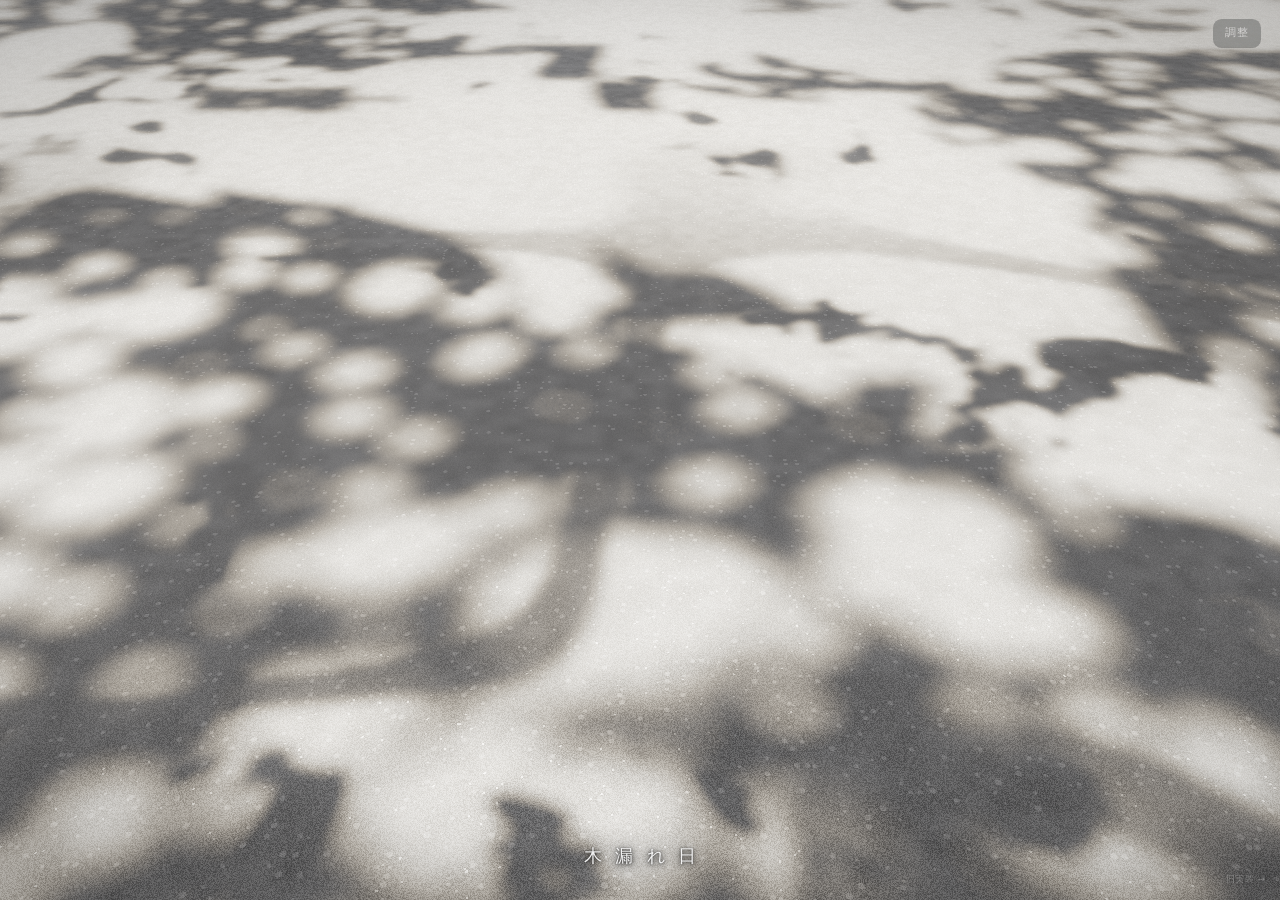
<file: index.html>
<!DOCTYPE html>
<html lang="ja">
<head>
<meta charset="UTF-8">
<meta name="viewport" content="width=device-width, initial-scale=1">
<title>木漏れ日</title>
<link rel="stylesheet" href="styles.css">
</head>
<body>
<canvas id="c"></canvas>
<div id="label">木漏れ日</div>

<button id="paramsToggle" type="button" aria-expanded="false" aria-controls="params">調整</button>
<div id="params" aria-label="表示パラメータ" hidden>
  <label>風の強さ <input type="range" id="uWind" min="0" max="100" value="50" autocomplete="off"> <span id="uWindV">50</span></label>
  <label>樹冠の高さ <input type="range" id="uHeight" min="5" max="16" value="16" step="0.5" autocomplete="off"> <span id="uHeightV">16m</span></label>
  <label>葉の密度 <input type="range" id="uCover" min="40" max="90" value="45" autocomplete="off"> <span id="uCoverV">45</span></label>
  <label>太陽高度 <input type="range" id="uElev" min="35" max="80" value="60" autocomplete="off"> <span id="uElevV">60°</span></label>
  <label>見下ろす角度 <input type="range" id="uPitch" min="35" max="90" value="35" autocomplete="off"> <span id="uPitchV">35°</span></label>
</div>

<a id="alt" href="opus/">旧実装 →</a>

<div id="nogl" hidden>このページの表示には WebGL2 対応ブラウザが必要です。</div>

<script src="script.js"></script>
</body>
</html>
</file>
<file: styles.css>
*, *::before, *::after { margin: 0; padding: 0; box-sizing: border-box; }
html, body { width: 100%; height: 100%; overflow: hidden; background: #2b2c2d; }
canvas {
  display: block;
  width: 100%;
  height: 100%;
  touch-action: none;          /* スワイプ・長押しジェスチャ用 */
  user-select: none;
  -webkit-user-select: none;
}

#label {
  position: fixed;
  bottom: 2rem;
  left: 50%;
  transform: translateX(-50%);
  font-family: 'Hiragino Mincho ProN', 'Yu Mincho', 'Noto Serif JP', Georgia, serif;
  font-size: 1.15rem;
  letter-spacing: .72em;
  text-indent: .72em;
  color: rgba(255, 255, 255, .92);
  /* 明るい光のプールの上でも読めるよう、暗いグローを重ねて敷く */
  text-shadow: 0 2px 26px rgba(0, 0, 0, .85),
               0 1px 10px rgba(0, 0, 0, .65),
               0 1px 4px rgba(0, 0, 0, .55),
               0 0 2px rgba(0, 0, 0, .5);
  pointer-events: none;
  user-select: none;
  white-space: nowrap;
}

#paramsToggle {
  position: fixed;
  top: 1.2rem;
  right: 1.2rem;
  padding: .45rem .75rem;
  border: 0;
  border-radius: .55rem;
  background: rgba(20, 22, 24, .5);
  backdrop-filter: blur(8px);
  -webkit-backdrop-filter: blur(8px);
  font-family: 'Hiragino Sans', 'Noto Sans JP', system-ui, sans-serif;
  font-size: .66rem;
  letter-spacing: .08em;
  color: rgba(255, 255, 255, .8);
  cursor: pointer;
  opacity: .55;
  transition: opacity .25s;
}
#paramsToggle:hover, #paramsToggle:focus-visible, #paramsToggle[aria-expanded="true"] { opacity: 1; }
#paramsToggle:focus-visible { outline: 2px solid #9cf; outline-offset: 2px; }

#params {
  position: fixed;
  top: 3.6rem;
  right: 1.2rem;
  display: flex;
  flex-direction: column;
  gap: .55rem;
  padding: .8rem .9rem;
  border-radius: .6rem;
  background: rgba(20, 22, 24, .55);
  backdrop-filter: blur(8px);
  -webkit-backdrop-filter: blur(8px);
}
#params[hidden] { display: none; }

#params label {
  display: flex;
  align-items: center;
  justify-content: space-between;
  gap: .6rem;
  font-family: 'Hiragino Sans', 'Noto Sans JP', system-ui, sans-serif;
  font-size: .66rem;
  letter-spacing: .05em;
  color: rgba(255, 255, 255, .75);
  cursor: pointer;
  white-space: nowrap;
}
/* 値の幅を固定 — 桁数が変わってもスライダーが動かないように */
#params label span {
  width: 3.6em;
  flex: none;
  text-align: right;
  opacity: .7;
  font-variant-numeric: tabular-nums;
}

#params input[type=range] {
  -webkit-appearance: none;
  appearance: none;
  flex: none;
  width: 96px;
  height: 2px;
  background: rgba(255, 255, 255, .25);
  border-radius: 1px;
  outline: none;
  cursor: pointer;
}
#params input[type=range]::-webkit-slider-thumb {
  -webkit-appearance: none;
  width: 10px; height: 10px;
  border-radius: 50%;
  background: rgba(255, 255, 255, .85);
}
#params input[type=range]:focus-visible::-webkit-slider-thumb {
  outline: 2px solid #9cf;
  outline-offset: 2px;
}

#alt {
  position: fixed;
  bottom: .9rem;
  right: .9rem;
  font-family: 'Hiragino Sans', 'Noto Sans JP', system-ui, sans-serif;
  font-size: .56rem;
  letter-spacing: .06em;
  color: rgba(255, 255, 255, .30);
  text-shadow: 0 1px 4px rgba(0, 0, 0, .45);
  text-decoration: none;
}
#alt:hover, #alt:focus-visible { color: rgba(255, 255, 255, .72); }

#nogl {
  position: fixed;
  inset: 0;
  display: grid;
  place-items: center;
  font-family: 'Hiragino Sans', 'Noto Sans JP', system-ui, sans-serif;
  font-size: .9rem;
  color: rgba(255, 255, 255, .8);
  background: #2b2c2d;
}
#nogl[hidden] { display: none; }
</file>
